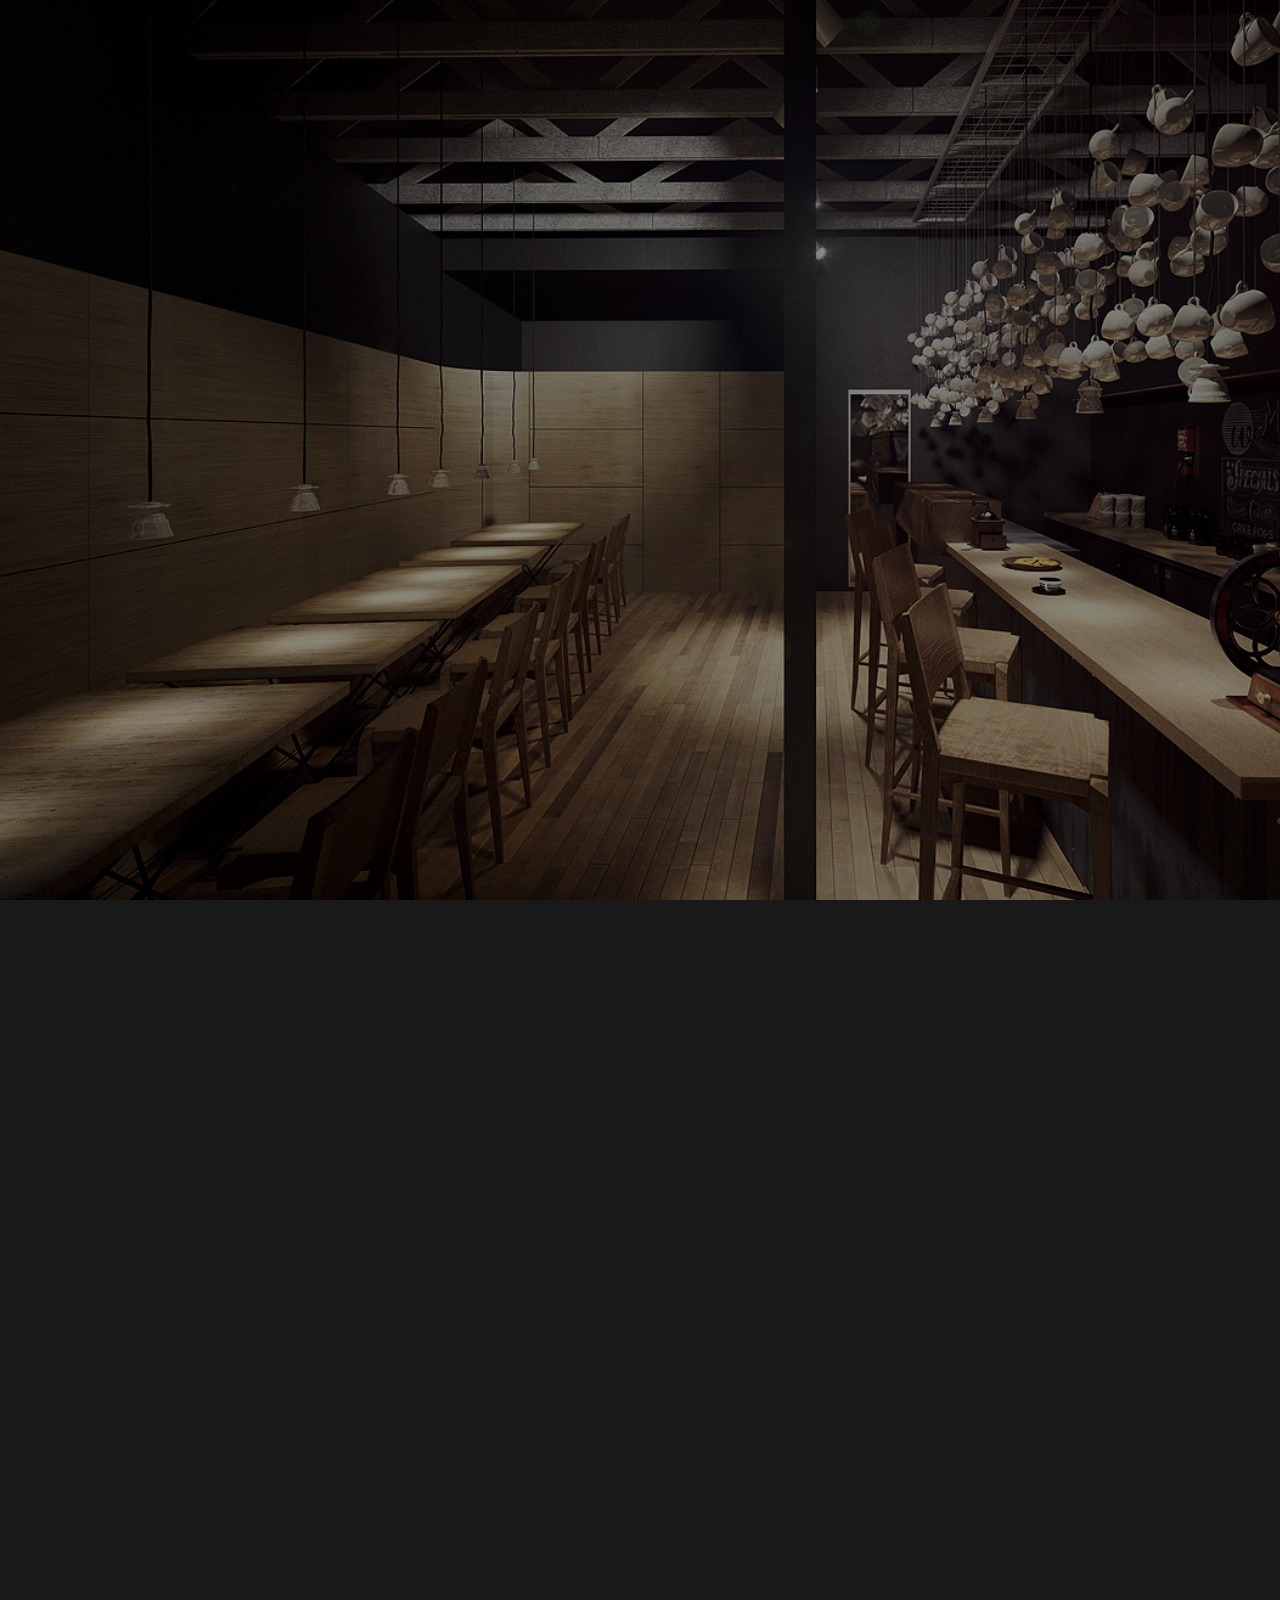
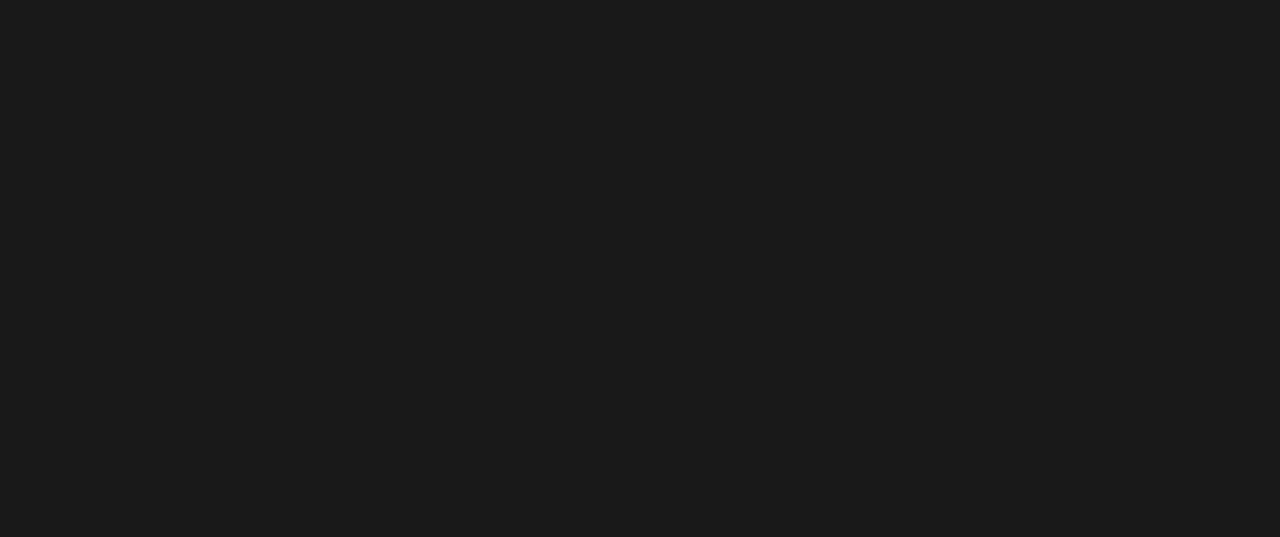
<file: index.html>
<!DOCTYPE html>
<html>
<head>
	<title></title>
<!-- Required meta tags -->
<meta charset="utf-8">
<meta name="viewport" content="width=device-width, initial-scale=1, shrink-to-fit=no">

<!-- Bootstrap CSS -->
<link rel="stylesheet" href="https://stackpath.bootstrapcdn.com/bootstrap/4.1.3/css/bootstrap.min.css" integrity="sha384-MCw98/SFnGE8fJT3GXwEOngsV7Zt27NXFoaoApmYm81iuXoPkFOJwJ8ERdknLPMO" crossorigin="anonymous">
<!-- animate.css -->

<link rel="stylesheet"
 href="https://cdnjs.cloudflare.com/ajax/libs/animate.css/3.5.2/animate.min.css"
 integrity="sha384-OHBBOqpYHNsIqQy8hL1U+8OXf9hH6QRxi0+EODezv82DfnZoV7qoHAZDwMwEJvSw"
 crossorigin="anonymous">
<link rel="stylesheet" href="https://fonts.googleapis.com/icon?family=Material+Icons">
<!-- my css -->
<link rel="stylesheet" type="text/css" href="index.css">

</head>
<body>
<!-- Navigation bar -->
<nav class="navbar navbar-expand-lg fixed-top py-3">
	<a class="navbar-brand text-white" href="#">XXX Cafe</a>
	<button class="navbar-toggler" type="button" data-toggle="collapse" data-target="#navbarNav" aria-controls="#navbarNav" aria-expanded="false" aria-label="Toggle navigation">
    <i class="material-icons" style="color: #ffcb05">menu</i>
  	</button>
	<div class="collapse navbar-collapse" id="navbarNav">
	    <ul class="navbar-nav">
	      <li class="nav-item active">
	        <a class="nav-link" href="#">Home <span class="sr-only">(current)</span></a>
	      </li>
	      <li class="nav-item">
	        <a class="nav-link" href="#">Features</a>
	      </li>
	      <li class="nav-item">
	        <a class="nav-link" href="#">Pricing</a>
	      </li>
	      <li class="nav-item">
	        <a class="nav-link" href="#">About</a>
	      </li>	

	      <li class="nav-item" id="right-item">
	      	<a class="nav-link" href="#" style="float: left;" id="login">Login</a>	      	
	      	<a class="nav-link mr-3" href="register.html" style="float: left;" id="reg">Register</a>
	      </li>  

	    </ul>	 


	</div>
</nav>

<div class="header">

	<div class="header-text">
		<h1 class="text-center" style="color:gold">XXX <span style="color: #ecf0f1">Cafe</span></h1>
		<hr id="divider">
		<p class="animated fadeIn delay-5s slower text-center">Lorem ipsum dolor sit amet, consectetur adipiscing elit, sed do eiusmod tempor incididunt ut labore et dolore magna aliqua. Ut enim ad minim veniam, quis nostrud exercitation ullamco laboris nisi ut aliquip ex ea commodo consequat. Duis aute irure dolor in reprehenderit in voluptate velit esse cillum dolore eu fugiat nulla pariatur</p>
	</div>
</div>

<div class="page-content">	
	<blockquote class="blockquote text-center page-title my-5">
	  <p class="mb-0"><span class="display-1 ml-1" style="color: #29f1c3">Health</span> is certainly more valuable than money,</p>
	  <p class="mb-0">because it is by health that money is procured.</p>
	  <footer class="blockquote-footer">Samuel Johnson</footer>
	</blockquote>


	<div class="container shadow p-3 rounded" style="margin-top: 20%;color: white;background-color: #2e3131;" id="ourCoffee">
		<div class="row">
			<div class="col">
				  <img src="image/ourcafe.png" alt="Card image cap" class="moon animated bounce slower delay-2s infinite">
				  <!-- 
					class="animated bounce delay-2s infinite"
				  <div class="card-body">
				    <p class="card-text">Some quick example text to build on the card title and make up the bulk of the card's content.</p>
				  </div> -->

		    </div>
		    <div class="col text-center" style="margin-top: 5%">
		      	<h1>Our Cafe</h1>
		      	<hr id="divider">
		      	<p>Opened since 1998.</p>
		    </div>
		</div>

	</div>

	<div class="container mt-1 shadow p-3 mb-5 bg-white rounded" style="background-color: white;" id="coffeeContent">
		<div class="row">
			<div class="col">
				<img src="image/cup1.png" alt="Card image cap" class="cup animated shake infinite slower">
			</div>
			<div class="col text-center" style="margin-top: 5%;">
				<h1>Characteristic</h1>
				<hr id="divider">
				<p>Old school taste.</p>
				<p>Experience love at first sip.</p>
				<p>Taste as good as it smells.</p>
				<span id="hitpoint"></span>
			</div>
		</div>
	</div>

	<!-- Top rate menu -->
	<div class="container">
		<div class="row">
			<div class="col text-center" id="drink">
				<h1>Our drinks
					<i class="material-icons" style="color: gold">local_cafe</i>
				</h1>
				<hr id="divider">
			</div>
		</div>

		<!-- top rate menu card -->
		<div class="row">
			<div class="col">
				<img src="image/sample.jpg" id="sample1" class="img-fluid">
				<a href="https://www.google.com/url?sa=i&rct=j&q=&esrc=s&source=images&cd=&cad=rja&uact=8&ved=2ahUKEwjZ_uSHw8fdAhUjTo8KHftbBsMQjRx6BAgBEAU&url=https%3A%2F%2Fgraphicriver.net%2Fitem%2Fcoffee-menu%2F19800671&psig=AOvVaw06jtNADl3h1yWzFuScchic&ust=1537459838562286" id="source1">
					Coffee Menu by BigWeek | GraphicRiver
				</a>
			</div>
		</div>

		<div class="row">
			<div class="col text-center" id="food">
				<h1>Our Food
					<i class="material-icons">restaurant_menu</i>
				</h1>
				<hr id="divider">
			</div>
		</div>

		<!-- top rate menu card -->
		<div class="row">
			<div class="col">
				<img src="image/sample2.jpg" id="sample2" class="img-fluid">
				<a href="https://www.google.com/url?sa=i&rct=j&q=&esrc=s&source=images&cd=&cad=rja&uact=8&ved=2ahUKEwju_IvzxMfdAhUOTY8KHSjnDs4QjRx6BAgBEAU&url=https%3A%2F%2Fgraphicriver.net%2Fitem%2Ftrifold-food-menu%2F17296756&psig=AOvVaw25ziVqyRoaGEKnYnxbCdAI&ust=1537461159291547" id="source2">
					Trifold Food Menu by infinite78910 | GraphicRiver
				</a>
			</div>
		</div>

	</div>

</div>




<div style="height: 2000px;" id="test"></div>

<!-- Optional JavaScript -->
<!-- jQuery first, then Popper.js, then Bootstrap JS -->
<script src="https://ajax.googleapis.com/ajax/libs/jquery/3.3.1/jquery.min.js"></script>
<script src="https://cdnjs.cloudflare.com/ajax/libs/popper.js/1.14.3/umd/popper.min.js" integrity="sha384-ZMP7rVo3mIykV+2+9J3UJ46jBk0WLaUAdn689aCwoqbBJiSnjAK/l8WvCWPIPm49" crossorigin="anonymous"></script>
<script src="https://stackpath.bootstrapcdn.com/bootstrap/4.1.3/js/bootstrap.min.js" integrity="sha384-ChfqqxuZUCnJSK3+MXmPNIyE6ZbWh2IMqE241rYiqJxyMiZ6OW/JmZQ5stwEULTy" crossorigin="anonymous"></script>
<script src="index.js"></script>
</body>
</html>
</file>
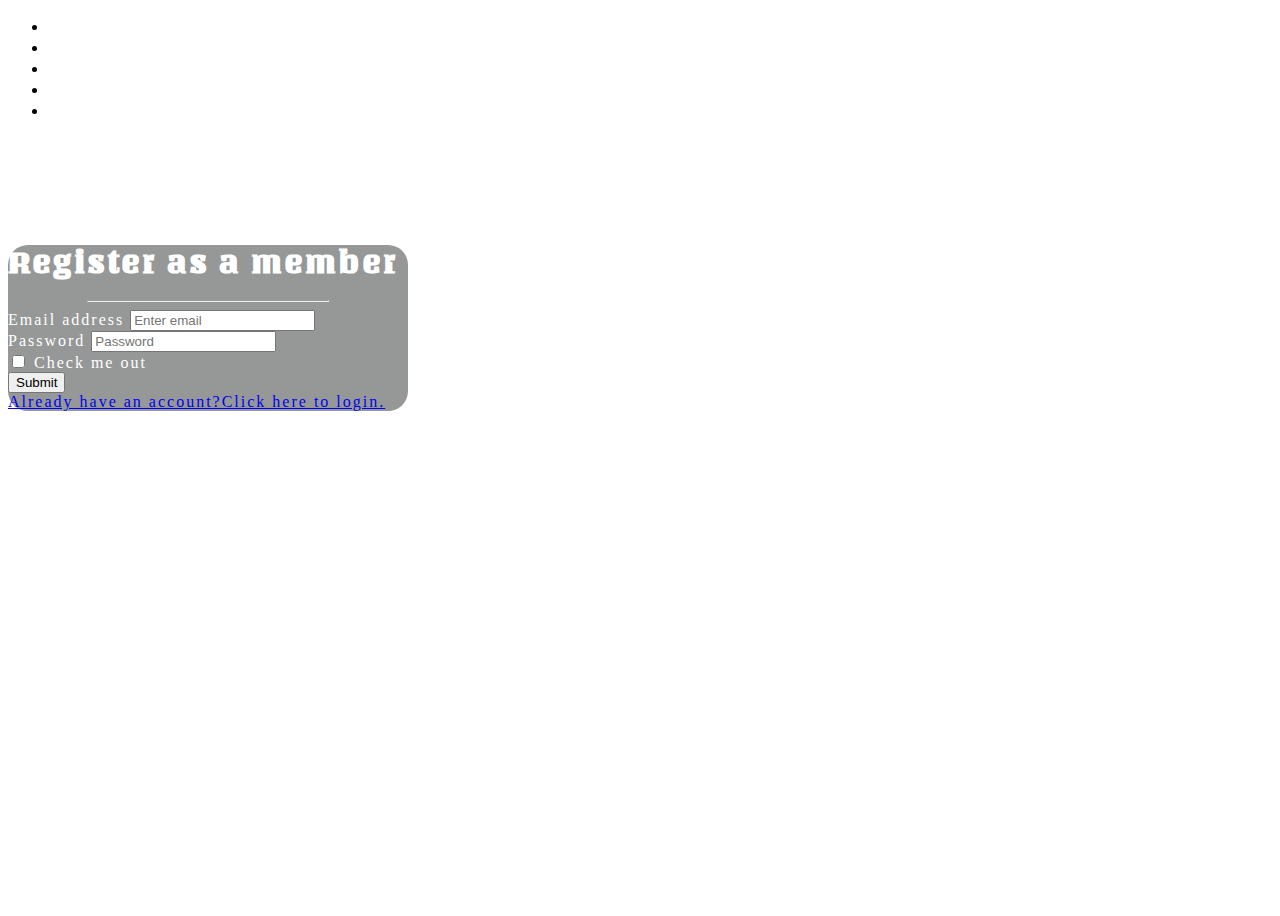
<file: register.html>
<!DOCTYPE html>
<html>
<head>
	<title></title>
<!-- Required meta tags -->
<meta charset="utf-8">
<meta name="viewport" content="width=device-width, initial-scale=1, shrink-to-fit=no">

<!-- Bootstrap CSS -->
<link rel="stylesheet" href="https://stackpath.bootstrapcdn.com/bootstrap/4.1.3/css/bootstrap.min.css" integrity="sha384-MCw98/SFnGE8fJT3GXwEOngsV7Zt27NXFoaoApmYm81iuXoPkFOJwJ8ERdknLPMO" crossorigin="anonymous">
<!-- animate.css -->

<link rel="stylesheet"
 href="https://cdnjs.cloudflare.com/ajax/libs/animate.css/3.5.2/animate.min.css"
 integrity="sha384-OHBBOqpYHNsIqQy8hL1U+8OXf9hH6QRxi0+EODezv82DfnZoV7qoHAZDwMwEJvSw"
 crossorigin="anonymous">
<link rel="stylesheet" href="https://fonts.googleapis.com/icon?family=Material+Icons">
<!-- my css -->
<link rel="stylesheet" type="text/css" href="register.css">

<!-- Google font -->
<link href="https://fonts.googleapis.com/css?family=Unlock" rel="stylesheet">
</head>

<ul class="nav justify-content-center mt-5">
  <li class="nav-item">
    <a class="nav-link active" href="index.html">Home</a>
  </li>
  <li class="nav-item">
    <a class="nav-link" href="#">Pricing</a>
  </li>
  <li class="nav-item">
    <a class="nav-link" href="#">About</a>
  </li>
  <li class="nav-item">
    <a class="nav-link" href="#">Food</a>
  </li>
  <li class="nav-item">
    <a class="nav-link" href="#">Drink</a>
  </li>
</ul>

<div class="d-flex justify-content-center form-center">
	<form class="mb-3 mx-3 form-fadeIn shadow-lg" id="reg">
	  	<div>
	  		<h1 class="text-center py-2 mt-1">Register as a member</h1>
	  		<hr id="divider">	  		
		</div>
	  <div class="form-group mx-5">
	    <label for="exampleInputEmail1" class="mt-2">Email address</label>
	    <input type="email" class="form-control" id="exampleInputEmail1" aria-describedby="emailHelp" placeholder="Enter email" required>
	    <!-- <small id="emailHelp" class="form-text text-muted">We'll never share your email with anyone else.</small>
	     -->	     
	  </div>
	  <div class="form-group mx-5">
	    <label for="exampleInputPassword1">Password</label>
	    <input type="password" class="form-control" id="exampleInputPassword1" placeholder="Password" required>
	  </div>
	  <div class="form-group mx-5 form-check">
	    <input type="checkbox" class="form-check-input" id="exampleCheck1">
	    <label class="form-check-label" for="exampleCheck1">Check me out</label>
	  </div>
	  <button type="submit" class="btn btn-secondary mb-5 mx-5">Submit</button>
	  <div class="form-group mx-5">
	  	<a href="login.html" class="text-center text-white" style="letter-spacing: 2px;">Already have an account?Click here to login.</a>
	  </div>	  
	</form>
</div>

<!-- Optional JavaScript -->
<!-- jQuery first, then Popper.js, then Bootstrap JS -->
<script src="https://ajax.googleapis.com/ajax/libs/jquery/3.3.1/jquery.min.js"></script>
<script src="https://cdnjs.cloudflare.com/ajax/libs/popper.js/1.14.3/umd/popper.min.js" integrity="sha384-ZMP7rVo3mIykV+2+9J3UJ46jBk0WLaUAdn689aCwoqbBJiSnjAK/l8WvCWPIPm49" crossorigin="anonymous"></script>
<script src="https://stackpath.bootstrapcdn.com/bootstrap/4.1.3/js/bootstrap.min.js" integrity="sha384-ChfqqxuZUCnJSK3+MXmPNIyE6ZbWh2IMqE241rYiqJxyMiZ6OW/JmZQ5stwEULTy" crossorigin="anonymous"></script>
<script src="register.js"></script>
</body>
</html>
</file>
<file: index.css>
body
{
	margin: 0;
	padding: 0;
	/*background-color: rgba(46, 49, 49, 1);*/
	background-color: rgba(0,0,0,0.9);
	/*background: linear-gradient(151deg, silver 20%, #eeeeee 51%, #ecf0f1 75%);*/

	overflow-y: scroll;
	overflow-x: hidden;	
}

.navbar
{
	z-index: 1;	
	background-color: rgba(0,0,0,0.8);
	box-shadow: 0 4px 8px 0 rgba(0, 0, 0, 0.2), 0 6px 20px 0 rgba(0, 0, 0, 0.19);
	letter-spacing: 1.5px;
}

.nav-link
{
	color: white;
}

.active .nav-link
{
	color: gold;
}

.nav-link:hover
{
	color: silver;
	transition: 1s;
}

#right-item
{
	position: absolute;
	top: 0;
	right: 0;
	margin-top: 1%;
	float: right;
	display: block;
}

.header
{
	background-image: url(image/bg.jpg);
	background-size: cover;
	background-repeat: no-repeat;
	position: absolute;

	top: 0;
	bottom: 0;
	left: 0;
	right: 0;
	height: 100%;

}

.header-text
{
	margin: 0 auto;
	margin-top: 20%;	
	letter-spacing: 2px;	
}

.header-text p
{
	margin-left: 20%;
	margin-right: 20%;
	color: white;
	font-size: 2.3vh;
}


#divider
{
	width: 60%;
	background-color: white;	
}

.page-content
{
	/*color: white;
	background-image: url(image/relax.jpg);
	background-size: cover;
	background-repeat: no-repeat;*/
	position: absolute;
	top: 110%;
	bottom: 0;
	left: 0;
	right: 0;
	height: 100%;
}

.page-title
{
	margin-top: 15%;
}

.blockquote p
{
	font-size: 2vh;
	font-style: italic;
	letter-spacing: 2px;
	color: #ececec;
}

.blockquote-footer
{
	color: silver;
}

.moon
{
	margin-top: -50px; 
}

.cup
{
	margin-top: 15px;
}

#food,#drink
{
	margin-top: 15%;	
}

#food h1,#drink h1
{
	letter-spacing: 2px;
	font-style: italic;
	color: #e4e9ed;
}

#sample1,#sample2
{
	margin-top: 15px;
	box-shadow: 1px 2px 1px 1px black;
}

#source1,#source2
{
	color: black;
	font-style: italic;
	font-size: 12px;
}

@media screen and (max-width: 768px)
{

	#right-item
	{
		position: relative;
		width: 100%;
	}

	#reg,#login
	{
		width: 100%;
	}

}


@media screen and (max-width: 600px)
{

}
</file>
<file: register.css>
body,html
{
	box-sizing: border-box;
	background: url(http://25.media.tumblr.com/0d342dbe99dd698a82baf8d168ce1790/tumblr_mkbhagMANA1rwmh9jo1_500.gif) no-repeat center center fixed;
	background-size:cover;		
	background-repeat:no-repeat;

	height: 100%;
	width: 100%;
}

.nav-link
{
	color: white;
	font-size: 2vh;
}

.nav-link:hover
{
	color: gold;
	transition: 1s;
}



.form-center
{
	margin-top: 13.77vh;
}

.form-group
{
	color: white;
	letter-spacing: 2px;
}

form
{
	max-width: 400px;
	background-color: rgba(46, 49, 49, 0.5);
	border-radius: 20px;

}

form h1
{	
	color: white;
	letter-spacing: 2px;
	font-family: 'Unlock', cursive;
}

#divider
{
	width: 60%;
	background-color: white;
}

input[type]

@media screen and (max-width: 600px)
{

	form
	{
		width: 100%;
	}
}
</file>
